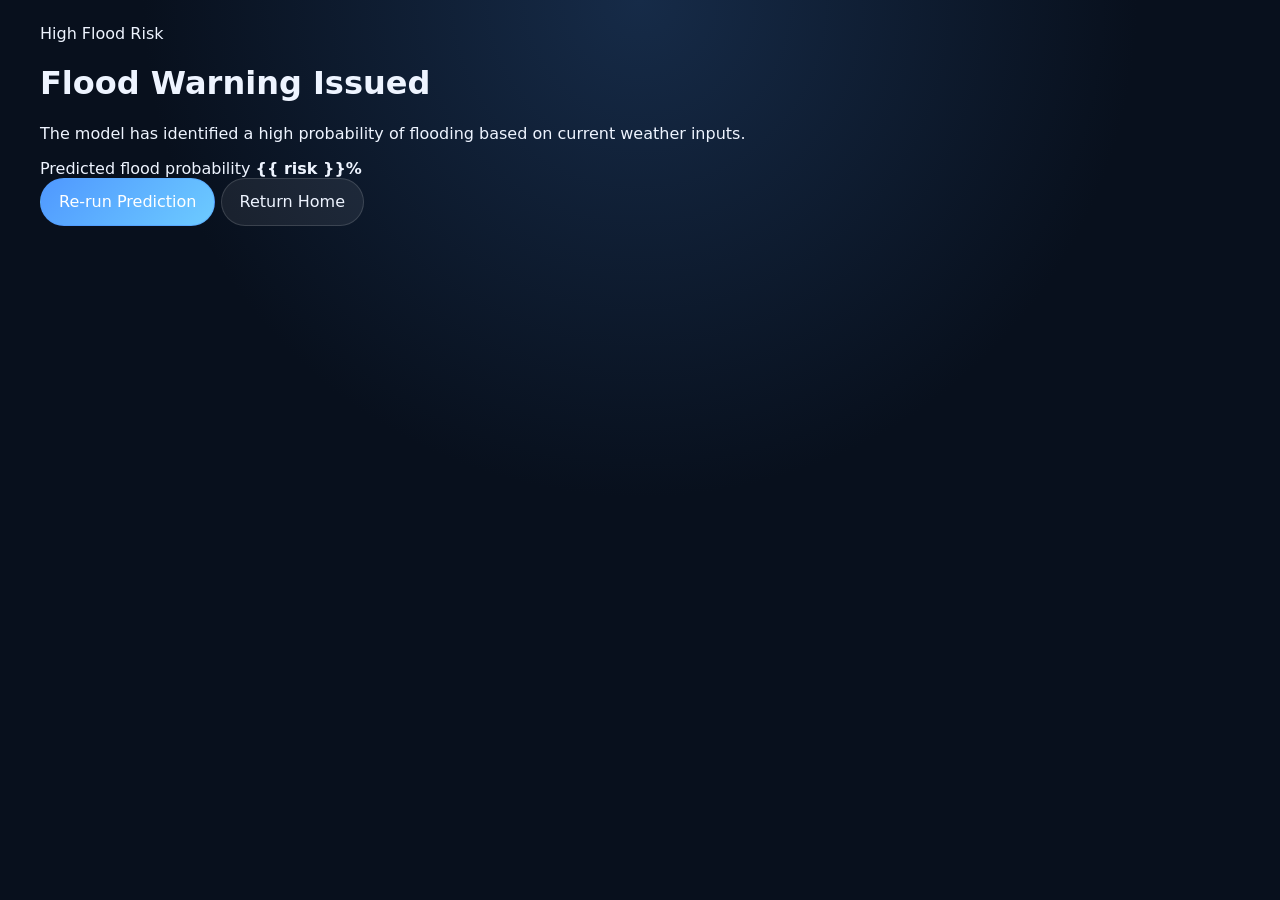
<file: templates/chance.html>
<!DOCTYPE html>
<html lang="en">
<head>
  <meta charset="UTF-8">
  <meta name="viewport" content="width=device-width, initial-scale=1.0">
  <title>Flood Risk Alert</title>
  <link rel="stylesheet" href="/static/main.css">
</head>
<body>
  <div class="page-shell result-shell result-danger">
    <div class="result-panel">
      <span class="eyebrow">High Flood Risk</span>
      <h1>Flood Warning Issued</h1>
      <p>The model has identified a high probability of flooding based on current weather inputs.</p>
      <div class="metric-block">
        <span>Predicted flood probability</span>
        <strong>{{ risk }}%</strong>
      </div>
      <div class="actions-row">
        <a href="/predict" class="btn btn-primary">Re-run Prediction</a>
        <a href="/" class="btn btn-secondary">Return Home</a>
      </div>
    </div>
  </div>
</body>
</html>
</file>
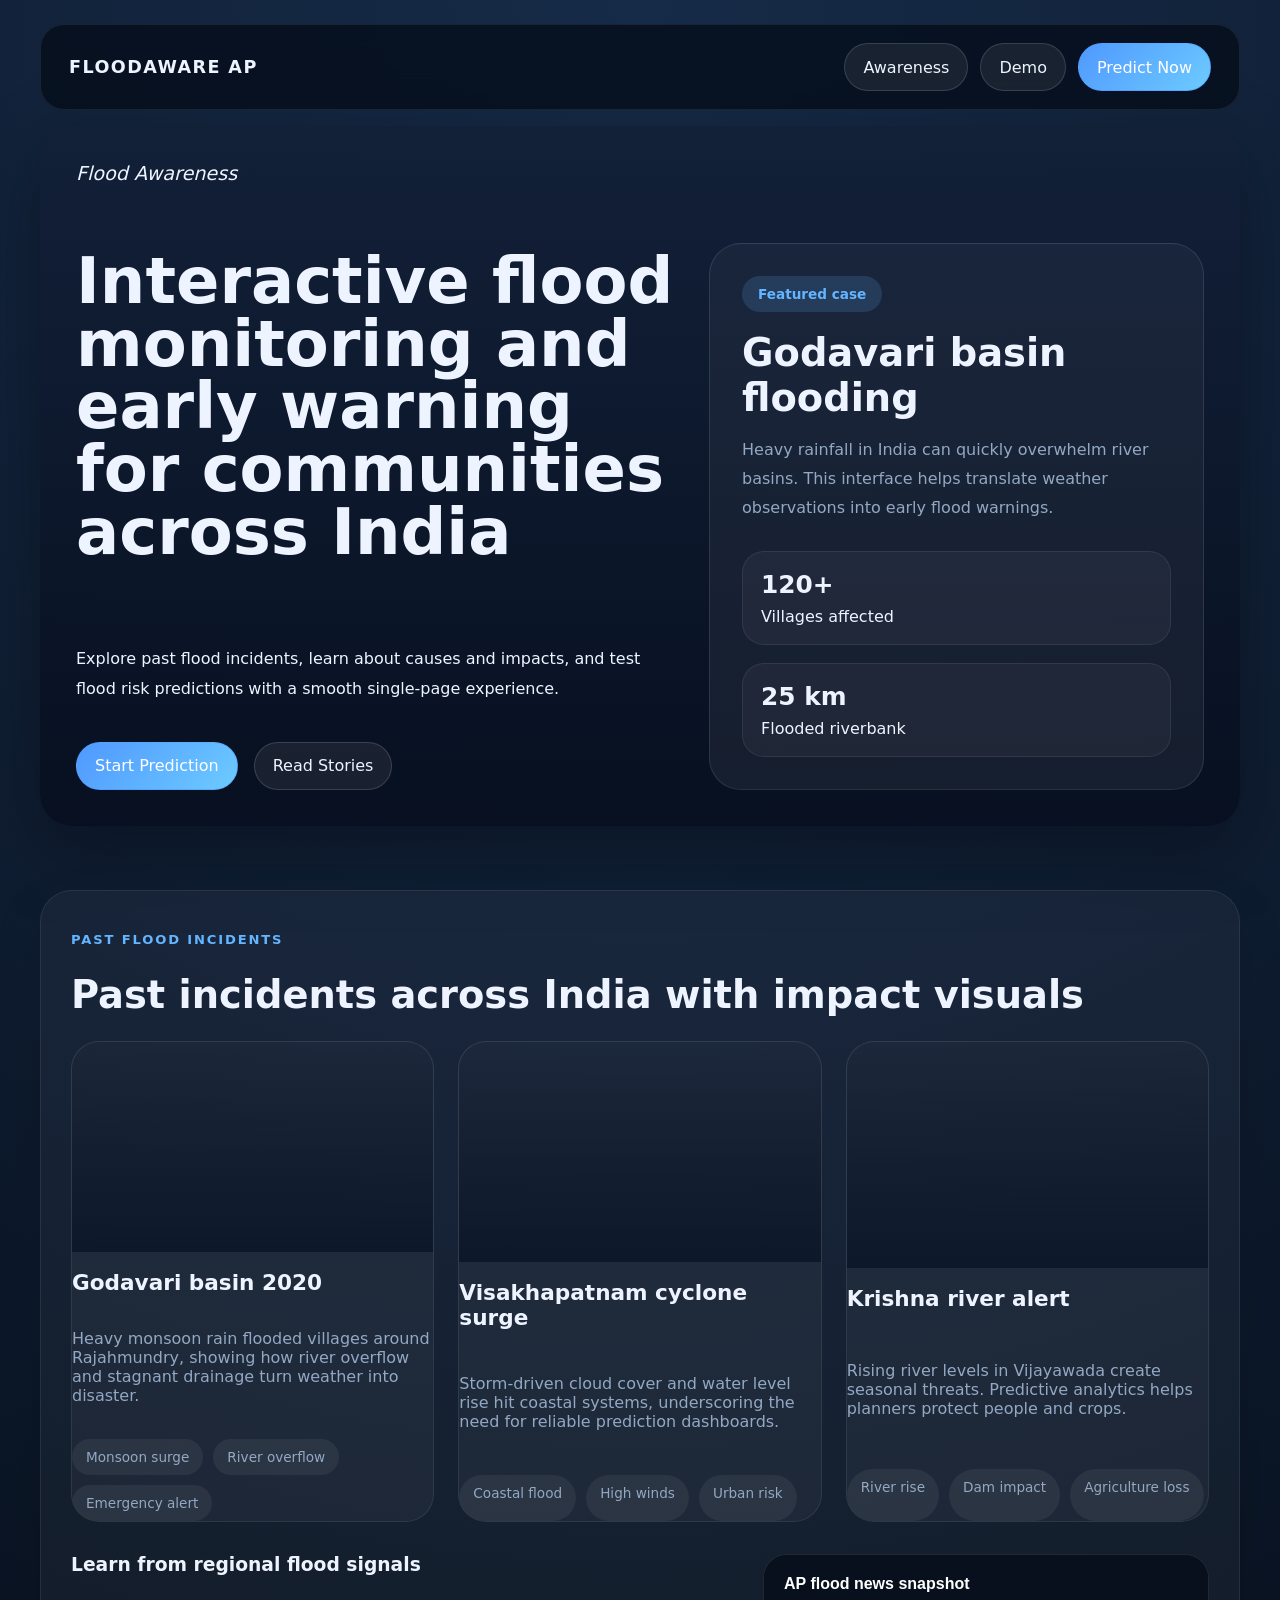
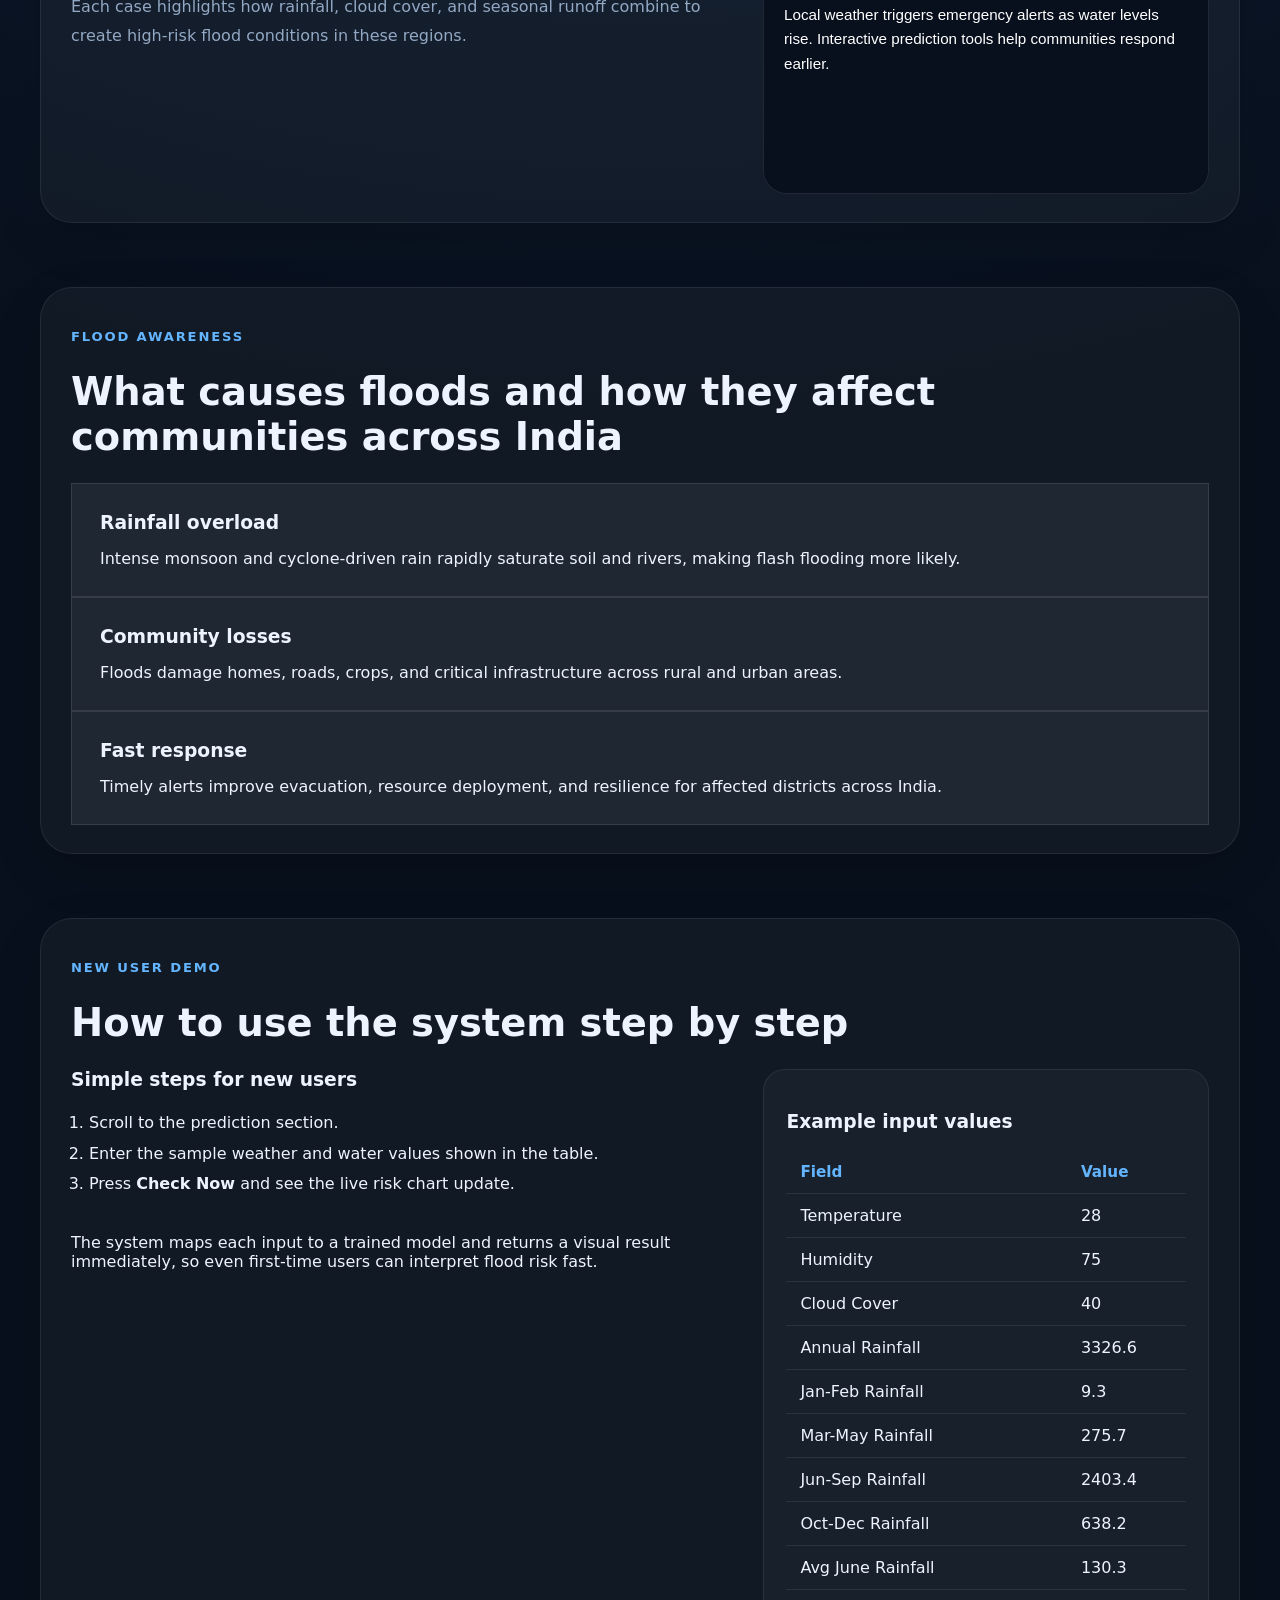
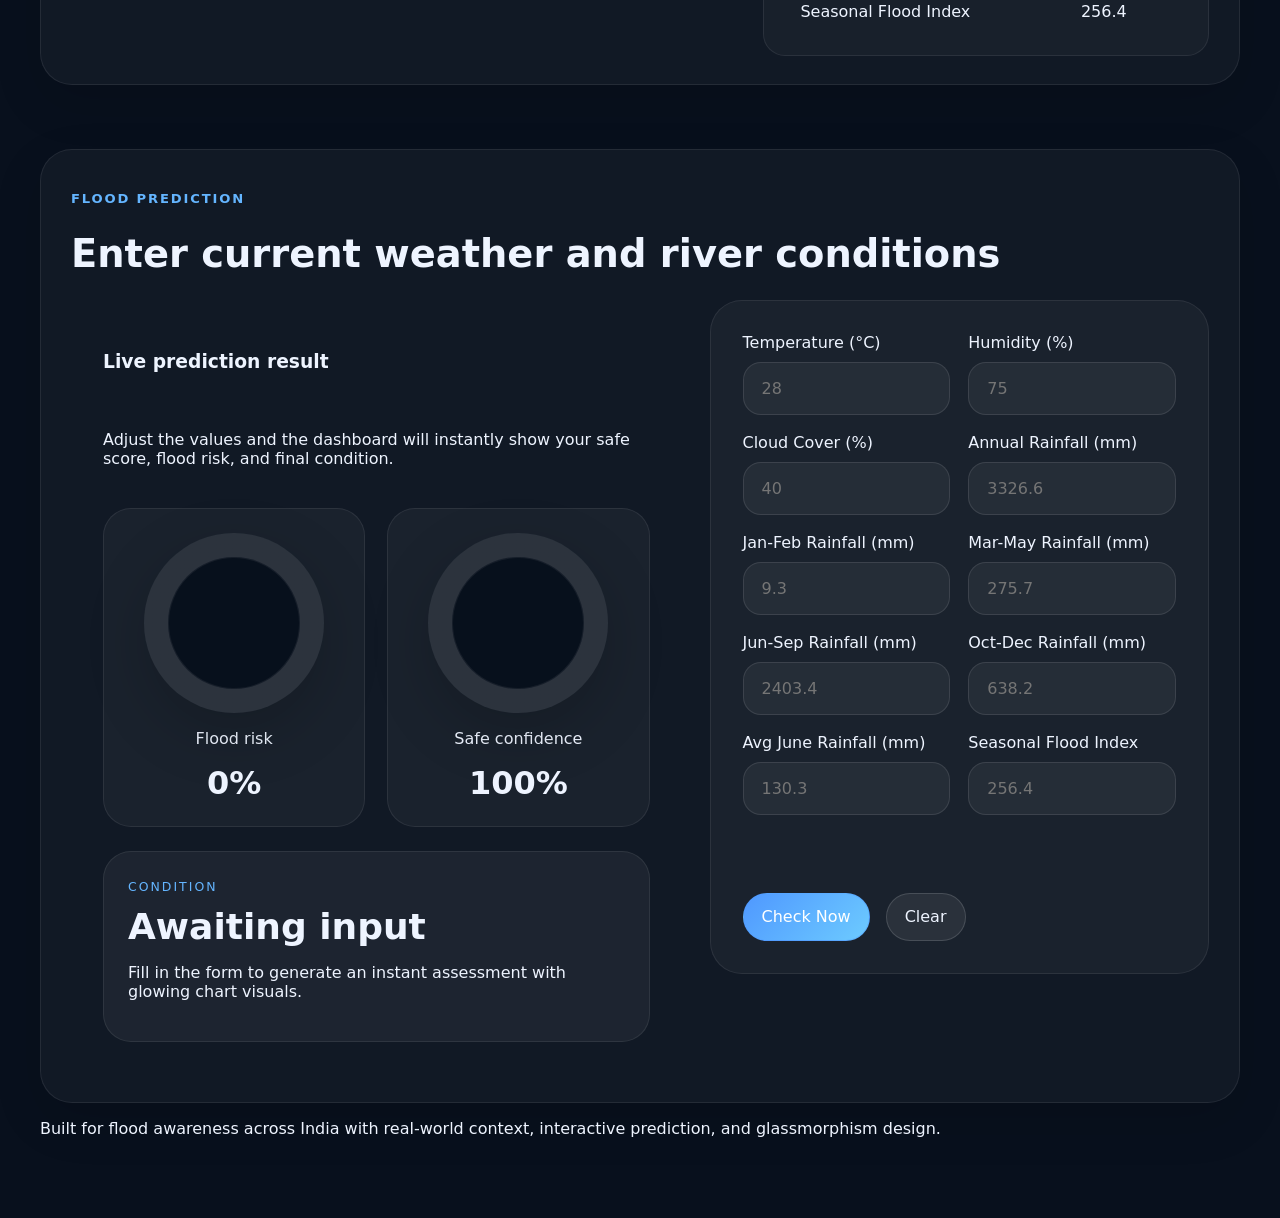
<file: templates/home.html>
<!DOCTYPE html>
<html lang="en">
<head>
  <meta charset="UTF-8">
  <meta name="viewport" content="width=device-width, initial-scale=1.0">

  <title>FloodAware AP — Interactive Flood Prediction</title>
  <link rel="stylesheet" href="/static/main.css">
</head>
<body>
  <div class="page-shell single-page">
    <nav class="top-nav">

      <div class="brand">FloodAware AP</div>
      <div class="nav-actions">
        <button class="btn btn-secondary nav-btn" data-target="awareness">Awareness</button>
        <button class="btn btn-secondary nav-btn" data-target="demo">Demo</button>
        <button class="btn btn-primary nav-btn" data-target="prediction">Predict Now</button>
      </div>
    </nav>

    <header class="hero-section">
      <div class="hero-copy">
        <span class="eyebrow" style="font-size: larger; font-style: oblique;">Flood Awareness</span>
        <h1>Interactive flood monitoring and early warning for communities across India</h1>
        <p>Explore past flood incidents, learn about causes and impacts, and test flood risk predictions with a smooth single-page experience.</p>
        <div class="hero-actions">
          <button class="btn btn-primary nav-btn" data-target="prediction">Start Prediction</button>
          <button class="btn btn-secondary nav-btn" data-target="awareness">Read Stories</button>
        </div>
      </div>
      <div class="hero-visual">
        <div class="hero-banner">
          <div class="hero-tag">Featured case</div>
          <h2>Godavari basin flooding</h2>
          <p>Heavy rainfall in India can quickly overwhelm river basins. This interface helps translate weather observations into early flood warnings.</p>
          <div class="hero-stats">
            <div><strong>120+</strong><span>Villages affected</span></div>
            <div><strong>25 km</strong><span>Flooded riverbank</span></div>
          </div>
        </div>
      </div>
    </header>

    <section class="section story-section" id="awareness">
      <div class="section-head">
        <p class="section-label">Past Flood Incidents</p>
        <h2>Past incidents across India with impact visuals</h2>
      </div>
      <div class="story-slider">
        <article class="story-card reveal-card">
          <div class="story-hero story-hero-1"></div>
          <h3>Godavari basin 2020</h3>
          <p>Heavy monsoon rain flooded villages around Rajahmundry, showing how river overflow and stagnant drainage turn weather into disaster.</p>
          <div class="story-meta"><span>Monsoon surge</span><span>River overflow</span><span>Emergency alert</span></div>
        </article>
        <article class="story-card reveal-card">
          <div class="story-hero story-hero-2"></div>
          <h3>Visakhapatnam cyclone surge</h3>
          <p>Storm-driven cloud cover and water level rise hit coastal systems, underscoring the need for reliable prediction dashboards.</p>
          <div class="story-meta"><span>Coastal flood</span><span>High winds</span><span>Urban risk</span></div>
        </article>
        <article class="story-card reveal-card">
          <div class="story-hero story-hero-3"></div>
          <h3>Krishna river alert</h3>
          <p>Rising river levels in Vijayawada create seasonal threats. Predictive analytics helps planners protect people and crops.</p>
          <div class="story-meta"><span>River rise</span><span>Dam impact</span><span>Agriculture loss</span></div>
        </article>
      </div>
      <div class="media-block reveal-card">
        <div class="media-copy">
          <h3>Learn from regional flood signals</h3>

          <p>Each case highlights how rainfall, cloud cover, and seasonal runoff combine to create high-risk flood conditions in these regions.</p>
        </div>
        <iframe srcdoc="<style>body{margin:0;font-family:sans-serif;background:#08101d;color:#fff;padding:20px;}h4{margin:0 0 10px;font-size:1rem;}p{margin:0;line-height:1.6;font-size:0.95rem;}</style><h4>AP flood news snapshot</h4><p>Local weather triggers emergency alerts as water levels rise. Interactive prediction tools help communities respond earlier.</p>" title="AP flood news" loading="lazy"></iframe>
      </div>
    </section>

    <section class="section awareness-panel reveal-card">
      <div class="section-head">
        <p class="section-label">Flood awareness</p>
        <h2>What causes floods and how they affect communities across India</h2>
      </div>
      <div class="grid-3">
        <article class="feature-card">
          <h3>Rainfall overload</h3>
          <p>Intense monsoon and cyclone-driven rain rapidly saturate soil and rivers, making flash flooding more likely.</p>
        </article>
        <article class="feature-card">
          <h3>Community losses</h3>
          <p>Floods damage homes, roads, crops, and critical infrastructure across rural and urban areas.</p>
        </article>
        <article class="feature-card">
          <h3>Fast response</h3>
          <p>Timely alerts improve evacuation, resource deployment, and resilience for affected districts across India.</p>
        </article>
      </div>
    </section>

    <section class="section demo-section" id="demo">
      <div class="section-head">
        <p class="section-label">New user demo</p>
        <h2>How to use the system step by step</h2>
      </div>
      <div class="demo-grid reveal-card">
        <div class="demo-copy">
          <h3>Simple steps for new users</h3>
          <ol>
            <li>Scroll to the prediction section.</li>
            <li>Enter the sample weather and water values shown in the table.</li>
            <li>Press <strong>Check Now</strong> and see the live risk chart update.</li>
          </ol>
          <p>The system maps each input to a trained model and returns a visual result immediately, so even first-time users can interpret flood risk fast.</p>
        </div>
        <div class="demo-table-panel">
          <h3>Example input values</h3>
          <table class="demo-table">
            <thead>
              <tr><th>Field</th><th>Value</th></tr>
            </thead>
            <tbody>
              <tr><td>Temperature</td><td>28</td></tr>
              <tr><td>Humidity</td><td>75</td></tr>
              <tr><td>Cloud Cover</td><td>40</td></tr>
              <tr><td>Annual Rainfall</td><td>3326.6</td></tr>
              <tr><td>Jan-Feb Rainfall</td><td>9.3</td></tr>
              <tr><td>Mar-May Rainfall</td><td>275.7</td></tr>
              <tr><td>Jun-Sep Rainfall</td><td>2403.4</td></tr>
              <tr><td>Oct-Dec Rainfall</td><td>638.2</td></tr>
              <tr><td>Avg June Rainfall</td><td>130.3</td></tr>
              <tr><td>Seasonal Flood Index</td><td>256.4</td></tr>
            </tbody>
          </table>
        </div>
      </div>
    </section>

    <section class="section prediction-section" id="prediction">
      <div class="section-head">
        <p class="section-label">Flood prediction</p>
        <h2>Enter current weather and river conditions</h2>
      </div>
      <div class="predict-grid">
        <div class="predict-insight reveal-card">
          <h3>Live prediction result</h3>
          <p>Adjust the values and the dashboard will instantly show your safe score, flood risk, and final condition.</p>
          <div class="charts-grid">
            <div class="chart-card">
              <div class="chart-ring" id="riskChart" style="--percent:0; --color:#ff5e6c"></div>
              <span>Flood risk</span>
              <strong id="riskValue">0%</strong>
            </div>
            <div class="chart-card">
              <div class="chart-ring" id="safeChart" style="--percent:100; --color:#28c39b"></div>
              <span>Safe confidence</span>
              <strong id="safeValue">100%</strong>
            </div>
          </div>
          <div class="status-panel" id="predictionStatus">
            <span class="status-label">Condition</span>
            <strong>Awaiting input</strong>
            <p>Fill in the form to generate an instant assessment with glowing chart visuals.</p>
          </div>
        </div>

        <form class="predict-form reveal-card" id="predictionForm">
          <div class="field-grid">
            <label>
              <span>Temperature (°C)</span>
              <input type="number" step="any" name="Temp" placeholder="28" required>
            </label>
            <label>
              <span>Humidity (%)</span>
              <input type="number" step="any" name="Humidity" placeholder="75" required>
            </label>
            <label>
              <span>Cloud Cover (%)</span>
              <input type="number" step="any" name="Cloud Cover" placeholder="40" required>
            </label>
            <label>
              <span>Annual Rainfall (mm)</span>
              <input type="number" step="any" name="ANNUAL" placeholder="3326.6" required>
            </label>
            <label>
              <span>Jan-Feb Rainfall (mm)</span>
              <input type="number" step="any" name="Jan-Feb" placeholder="9.3" required>
            </label>
            <label>
              <span>Mar-May Rainfall (mm)</span>
              <input type="number" step="any" name="Mar-May" placeholder="275.7" required>
            </label>
            <label>
              <span>Jun-Sep Rainfall (mm)</span>
              <input type="number" step="any" name="Jun-Sep" placeholder="2403.4" required>
            </label>
            <label>
              <span>Oct-Dec Rainfall (mm)</span>
              <input type="number" step="any" name="Oct-Dec" placeholder="638.2" required>
            </label>
            <label>
              <span>Avg June Rainfall (mm)</span>
              <input type="number" step="any" name="avgjune" placeholder="130.3" required>
            </label>
            <label>
              <span>Seasonal Flood Index</span>
              <input type="number" step="any" name="sub" placeholder="256.4" required>
            </label>
          </div>
          <div id="formMessage" class="form-message"></div>
          <div class="form-actions">
            <button type="submit" class="btn btn-primary">Check Now</button>
            <button type="reset" class="btn btn-secondary">Clear</button>
          </div>
        </form>
      </div>
    </section>

    <footer class="footer-panel reveal-card">
      <p>Built for flood awareness across India with real-world context, interactive prediction, and glassmorphism design.</p>
    </footer>
  </div>
  <script src="/static/main.js"></script>
</body>
</html>
</file>
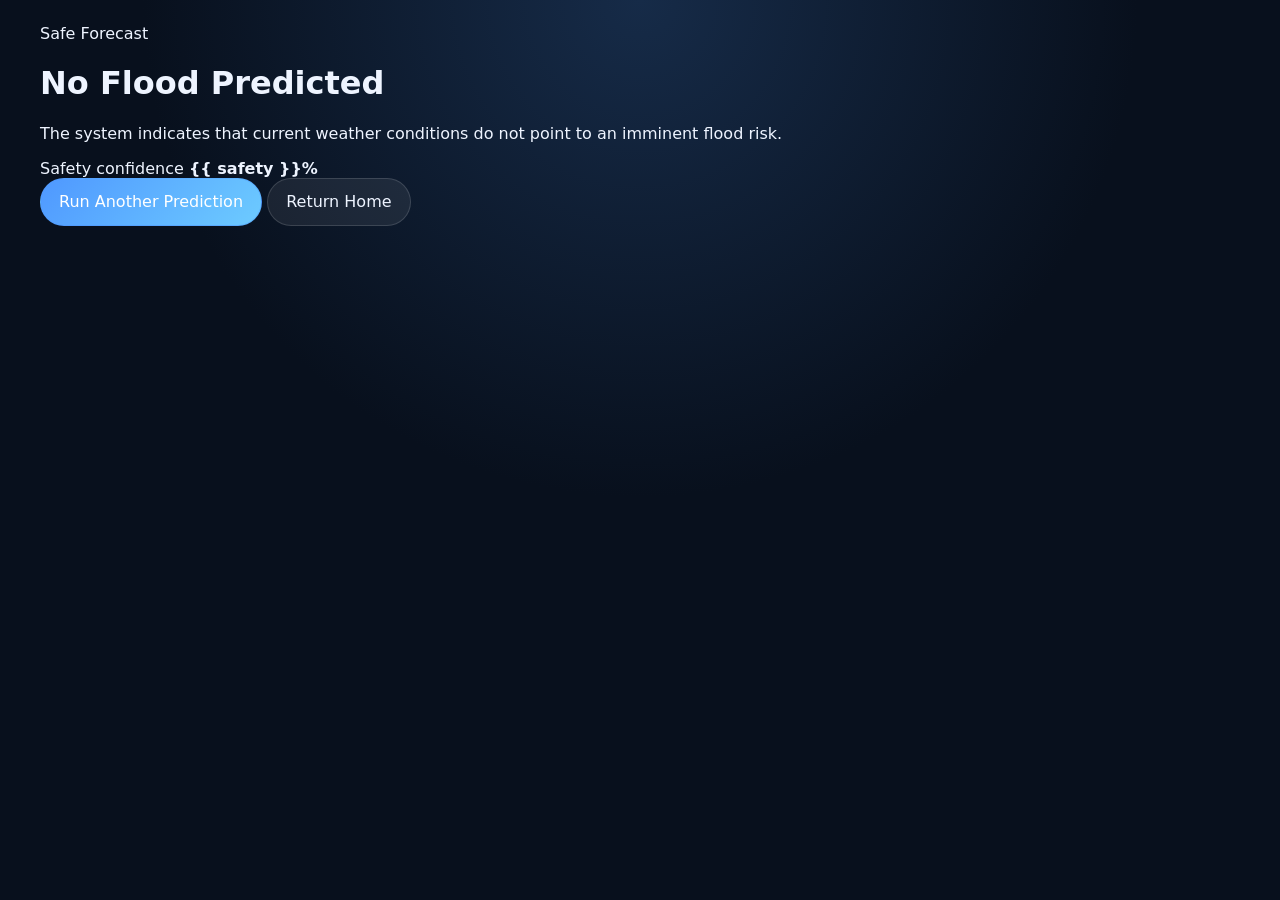
<file: templates/no_chance.html>
<!DOCTYPE html>
<html lang="en">
<head>
  <meta charset="UTF-8">
  <meta name="viewport" content="width=device-width, initial-scale=1.0">
  <title>Safe Conditions</title>
  <link rel="stylesheet" href="/static/main.css">
</head>
<body>
  <div class="page-shell result-shell result-safe">
    <div class="result-panel">
      <span class="eyebrow">Safe Forecast</span>
      <h1>No Flood Predicted</h1>
      <p>The system indicates that current weather conditions do not point to an imminent flood risk.</p>
      <div class="metric-block">
        <span>Safety confidence</span>
        <strong>{{ safety }}%</strong>
      </div>
      <div class="actions-row">
        <a href="/predict" class="btn btn-primary">Run Another Prediction</a>
        <a href="/" class="btn btn-secondary">Return Home</a>
      </div>
    </div>
  </div>
</body>
</html>
</file>
<file: static/main.css>
:root {
  --bg: #08101d;
  --surface: rgba(15, 29, 54, 0.88);
  --surface-soft: rgba(23, 38, 63, 0.82);
  --blue: #64b5ff;
  --green: #28c39b;
  --orange: #ffab5a;
  --red: #ff5e6c;
  --text: #eef4ff;
  --muted: #93a8c3;
  --border: rgba(255, 255, 255, 0.12);
}

* {
  box-sizing: border-box;
}

body {
  margin: 0;
  min-height: 100vh;
  font-family: Inter, system-ui, -apple-system, BlinkMacSystemFont, "Segoe UI", sans-serif;
  color: var(--text);
  background: radial-gradient(circle at top, #162b48, #08101d 45%);
}

a {
  color: inherit;
  text-decoration: none;
}

button,
input {
  font: inherit;
}

.btn {
  display: inline-flex;
  align-items: center;
  justify-content: center;
  min-height: 48px;
  padding: 0 18px;
  border-radius: 999px;
  border: 1px solid transparent;
  color: var(--text);
  background: rgba(255,255,255,0.08);
  cursor: pointer;
  transition: transform 0.2s ease, background 0.25s ease, border-color 0.25s ease;
}

.btn:hover {
  transform: translateY(-1px);
  background: rgba(255,255,255,0.12);
}

.btn-primary {
  background: linear-gradient(135deg, #4f98ff, #6dcbff);
  border-color: rgba(79, 152, 255, 0.45);
  color: #fff;
}

.btn-secondary {
  background: rgba(255,255,255,0.07);
  border-color: rgba(255,255,255,0.14);
}

.page-shell {
  width: min(1200px, calc(100% - 40px));
  margin: 0 auto;
  padding: 24px 0 64px;
}

.top-nav {
  position: sticky;
  top: 0;
  z-index: 20;
  display: flex;
  justify-content: space-between;
  gap: 20px;
  align-items: center;
  padding: 18px 28px;
  margin-bottom: 16px;
  backdrop-filter: blur(18px);
  background: rgba(6, 14, 27, 0.82);
  border: 1px solid rgba(255, 255, 255, 0.08);
  border-radius: 24px;
}

.brand {
  font-size: 1.1rem;
  font-weight: 700;
  letter-spacing: 0.08em;
  text-transform: uppercase;
}

.nav-actions {
  display: flex;
  flex-wrap: wrap;
  align-items: center;
  gap: 12px;
}

.hero-section {
  display: grid;
  grid-template-columns: 1.1fr 0.9fr;
  gap: 28px;
  align-items: stretch;
  min-height: 520px;
  padding: 36px;
  border-radius: 32px;
  background: linear-gradient(180deg, rgba(18, 32, 56, 0.98), rgba(7, 15, 31, 0.95));
  box-shadow: 0 24px 80px rgba(0, 0, 0, 0.32);
  overflow: hidden;
}

.hero-copy {
  display: grid;
  gap: 22px;
}

.hero-copy h1 {
  font-size: clamp(2.8rem, 5vw, 4.4rem);
  line-height: 0.98;
}

.hero-copy p {
  max-width: 680px;
  font-size: 1rem;
  line-height: 1.85;
}

.hero-actions {
  display: flex;
  flex-wrap: wrap;
  gap: 16px;
}

.hero-visual {
  display: flex;
  align-items: flex-end;
  justify-content: flex-end;
}

.hero-banner {
  width: 100%;
  min-height: 420px;
  border-radius: 32px;
  padding: 32px;
  background: linear-gradient(180deg, rgba(255,255,255,0.04), rgba(255,255,255,0.06));
  border: 1px solid rgba(255,255,255,0.1);
  position: relative;
  overflow: hidden;
}

.hero-tag {
  display: inline-flex;
  padding: 10px 16px;
  border-radius: 999px;
  background: rgba(100,181,255,0.16);
  color: var(--blue);
  font-size: 0.85rem;
  font-weight: 700;
  margin-bottom: 18px;
}

.hero-banner h2 {
  margin: 0 0 14px;
  font-size: clamp(1.85rem, 3vw, 2.6rem);
}

.hero-banner p {
  color: var(--muted);
  line-height: 1.8;
}

.hero-stats {
  display: grid;
  gap: 18px;
  margin-top: 28px;
}

.hero-stats div {
  display: grid;
  gap: 8px;
  padding: 18px;
  border-radius: 22px;
  background: rgba(255,255,255,0.04);
  border: 1px solid rgba(255,255,255,0.08);
}

.hero-stats strong {
  font-size: 1.55rem;
}

.section {
  margin-top: 64px;
}

.section-head {
  display: grid;
  gap: 12px;
  margin-bottom: 24px;
}

.section-label {
  color: var(--blue);
  font-weight: 700;
  letter-spacing: 0.14em;
  text-transform: uppercase;
  font-size: 0.82rem;
}

.section h2 {
  margin: 0;
  font-size: clamp(2rem, 3vw, 3rem);
}

.story-section,
.awareness-panel,
.demo-section,
.prediction-section {
  padding: 28px 30px;
  border-radius: 32px;
  background: rgba(255,255,255,0.04);
  border: 1px solid rgba(255,255,255,0.08);
  box-shadow: 0 18px 50px rgba(0, 0, 0, 0.12);
}

.story-slider {
  display: grid;
  grid-template-columns: repeat(3, minmax(280px, 1fr));
  gap: 24px;
}

.story-card {
  border-radius: 28px;
  overflow: hidden;
  background: rgba(255,255,255,0.04);
  border: 1px solid rgba(255,255,255,0.08);
  display: grid;
  gap: 18px;
  min-height: 410px;
}

.story-hero {
  min-height: 210px;
  background-size: cover;
  background-position: center;
}

.story-hero-1 { background: linear-gradient(180deg, rgba(9, 19, 38, 0.2), rgba(9, 19, 38, 0.8)), url('https://images.unsplash.com/photo-1506719040630-3a0ba9b64c18?auto=format&fit=crop&w=900&q=80'); }
.story-hero-2 { background: linear-gradient(180deg, rgba(9, 19, 38, 0.2), rgba(9, 19, 38, 0.8)), url('https://images.unsplash.com/photo-1506744038136-46273834b3fb?auto=format&fit=crop&w=900&q=80'); }
.story-hero-3 { background: linear-gradient(180deg, rgba(9, 19, 38, 0.2), rgba(9, 19, 38, 0.8)), url('https://images.unsplash.com/photo-1508614588405-96e517fe1d68?auto=format&fit=crop&w=900&q=80'); }

.story-card h3 {
  margin: 0;
  font-size: 1.35rem;
}

.story-card p,
.story-card span {
  color: var(--muted);
}

.story-meta {
  display: flex;
  flex-wrap: wrap;
  gap: 10px;
}

.story-meta span {
  padding: 10px 14px;
  border-radius: 999px;
  background: rgba(255,255,255,0.06);
  font-size: 0.85rem;
}

.media-block {
  display: grid;
  grid-template-columns: 1.2fr 0.8fr;
  gap: 24px;
  margin-top: 32px;
}

.media-copy h3 {
  margin-top: 0;
}

.media-copy p {
  color: var(--muted);
  line-height: 1.8;
}

.media-block iframe {
  width: 100%;
  min-height: 240px;
  border: 1px solid rgba(255,255,255,0.1);
  border-radius: 24px;
  background: #08101d;
}

.awareness-panel .grid-3 {
  grid-template-columns: repeat(3, minmax(220px, 1fr));
}

.feature-card {
  background: rgba(255,255,255,0.06);
  border: 1px solid rgba(255,255,255,0.1);
  padding: 28px;
}

.feature-card h3 {
  margin: 0 0 16px;
}

.feature-card p {
  margin: 0;
}

.demo-grid {
  display: grid;
  grid-template-columns: 1.1fr 0.9fr;
  gap: 24px;
  align-items: start;
}

.demo-copy {
  display: grid;
  gap: 18px;
}

.demo-copy h3 {
  margin: 0;
}

.demo-copy ol {
  margin: 0;
  padding-left: 18px;
  color: var(--text);
  line-height: 1.9;
}

.demo-table-panel {
  padding: 26px;
  background: rgba(255,255,255,0.04);
  border: 1px solid rgba(255,255,255,0.08);
  border-radius: 28px;
}

.demo-table {
  width: 100%;
  border-collapse: collapse;
  margin-top: 18px;
}

.demo-table th,
.demo-table td {
  padding: 14px 16px;
  border-bottom: 1px solid rgba(255,255,255,0.08);
}

.demo-table th {
  color: var(--blue);
  font-size: 0.95rem;
}

.demo-table td {
  color: var(--text);
}

.predict-grid {
  display: grid;
  grid-template-columns: 1.1fr 0.9fr;
  gap: 28px;
  align-items: start;
}

.predict-insight {
  padding: 32px;
  display: grid;
  gap: 24px;
}

.charts-grid {
  display: grid;
  grid-template-columns: repeat(2, minmax(0, 1fr));
  gap: 22px;
}

.chart-card {
  display: grid;
  gap: 16px;
  padding: 24px;
  border-radius: 28px;
  background: rgba(255,255,255,0.04);
  border: 1px solid rgba(255,255,255,0.08);
  text-align: center;
}

.chart-ring {
  width: 180px;
  height: 180px;
  margin: 0 auto;
  border-radius: 50%;
  background: conic-gradient(var(--color) 0deg, rgba(255,255,255,0.08) 0deg);
  position: relative;
  box-shadow: 0 20px 60px rgba(0, 0, 0, 0.18);
  transition: background 0.8s ease;
}

.chart-ring::before {
  content: '';
  position: absolute;
  inset: 24px;
  background: rgba(6, 14, 27, 0.95);
  border-radius: 50%;
  box-shadow: inset 0 0 0 1px rgba(255,255,255,0.06);
}

.chart-card strong {
  font-size: 2rem;
}

.status-panel {
  border-radius: 28px;
  padding: 24px;
  background: rgba(255,255,255,0.05);
  border: 1px solid rgba(255,255,255,0.08);
}

.status-label {
  display: inline-flex;
  margin-bottom: 12px;
  text-transform: uppercase;
  letter-spacing: 0.16em;
  font-size: 0.78rem;
  color: var(--blue);
}

.status-panel strong {
  display: block;
  font-size: 2.25rem;
  margin-bottom: 12px;
}

.predict-form {
  display: grid;
  gap: 20px;
  padding: 32px;
  border-radius: 32px;
  background: rgba(255,255,255,0.04);
  border: 1px solid rgba(255,255,255,0.08);
}

.field-grid {
  display: grid;
  grid-template-columns: repeat(2, minmax(0, 1fr));
  gap: 18px;
}

.predict-form label {
  display: grid;
  gap: 10px;
}

.predict-form input {
  width: 100%;
  border-radius: 18px;
  border: 1px solid rgba(255,255,255,0.1);
  background: rgba(255,255,255,0.05);
  color: var(--text);
  padding: 16px 18px;
}

.form-message {
  min-height: 38px;
  color: var(--orange);
}

.form-actions {
  display: flex;
  flex-wrap: wrap;
  gap: 16px;
}

.reveal-card {
  opacity: 0;
  transform: translateY(26px);
  transition: opacity 0.9s ease, transform 0.9s ease;
}

.reveal-card.visible {
  opacity: 1;
  transform: translateY(0);
}

@media (max-width: 1120px) {
  .hero-section,
  .demo-grid,
  .predict-grid,
  .media-block {
    grid-template-columns: 1fr;
  }

  .hero-visual {
    align-items: center;
  }
}

@media (max-width: 760px) {
  .page-shell {
    width: calc(100% - 24px);
    padding-top: 18px;
  }

  .top-nav {
    flex-direction: column;
    align-items: stretch;
  }

  .story-slider,
  .charts-grid,
  .field-grid {
    grid-template-columns: 1fr;
  }

  .chart-ring {
    width: 150px;
    height: 150px;
  }
}

.demo-panel {
  margin-top: 36px;
}

.demo-grid {
  display: grid;
  gap: 24px;
  grid-template-columns: 1.2fr 0.8fr;
}

.demo-copy h3 {
  margin-top: 0;
}

.guide-list {
  margin: 20px 0 0;
  padding-left: 20px;
  color: var(--text);
  line-height: 1.8;
}

.demo-table-panel {
  background: rgba(255,255,255,0.03);
  border: 1px solid rgba(255,255,255,0.08);
  border-radius: 22px;
  padding: 22px;
}

.demo-table {
  width: 100%;
  border-collapse: collapse;
  margin-top: 18px;
}

.demo-table th,
.demo-table td {
  padding: 12px 14px;
  border-bottom: 1px solid rgba(255,255,255,0.08);
  text-align: left;
}

.demo-table th {
  color: var(--blue);
  font-size: 0.95rem;
}

.demo-table td {
  color: var(--text);
}

.demo-table tr:last-child td {
  border-bottom: none;
}

@media (max-width: 960px) {
  .demo-grid {
    grid-template-columns: 1fr;
  }
}
</file>
